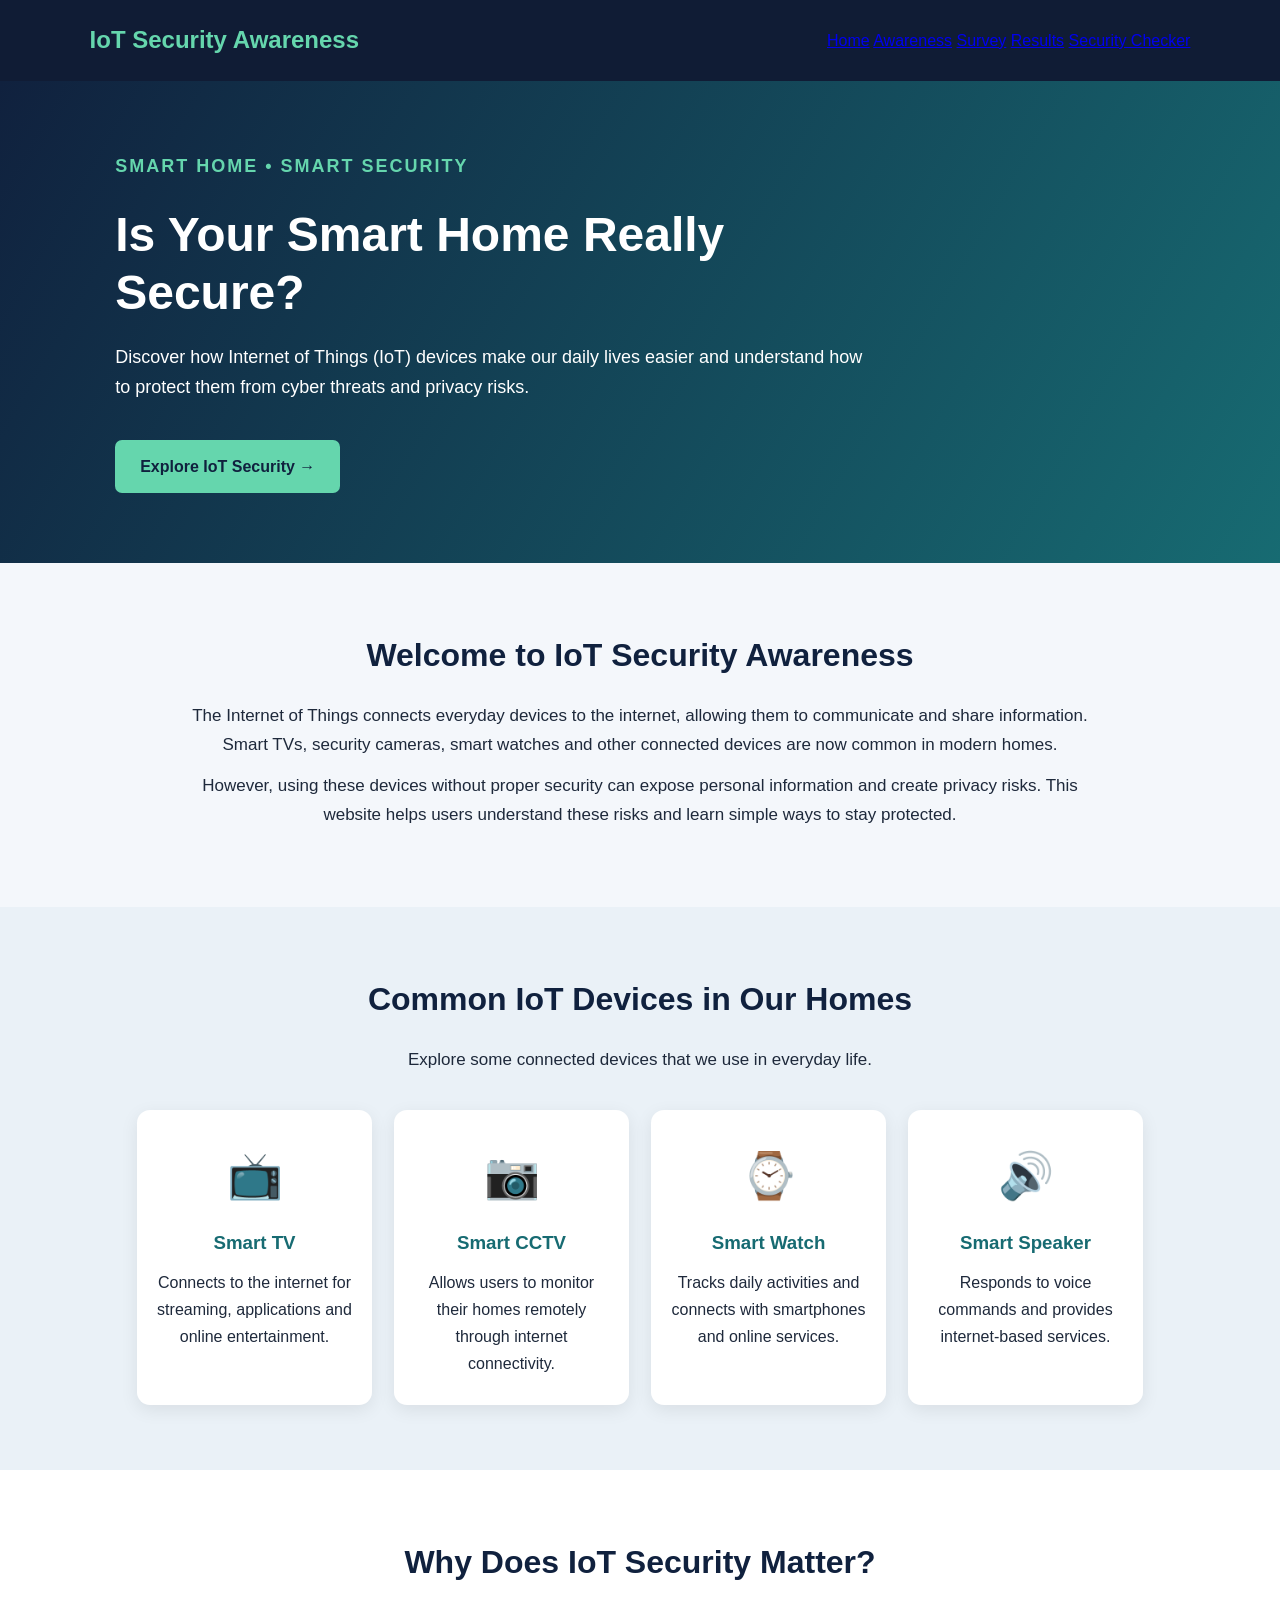
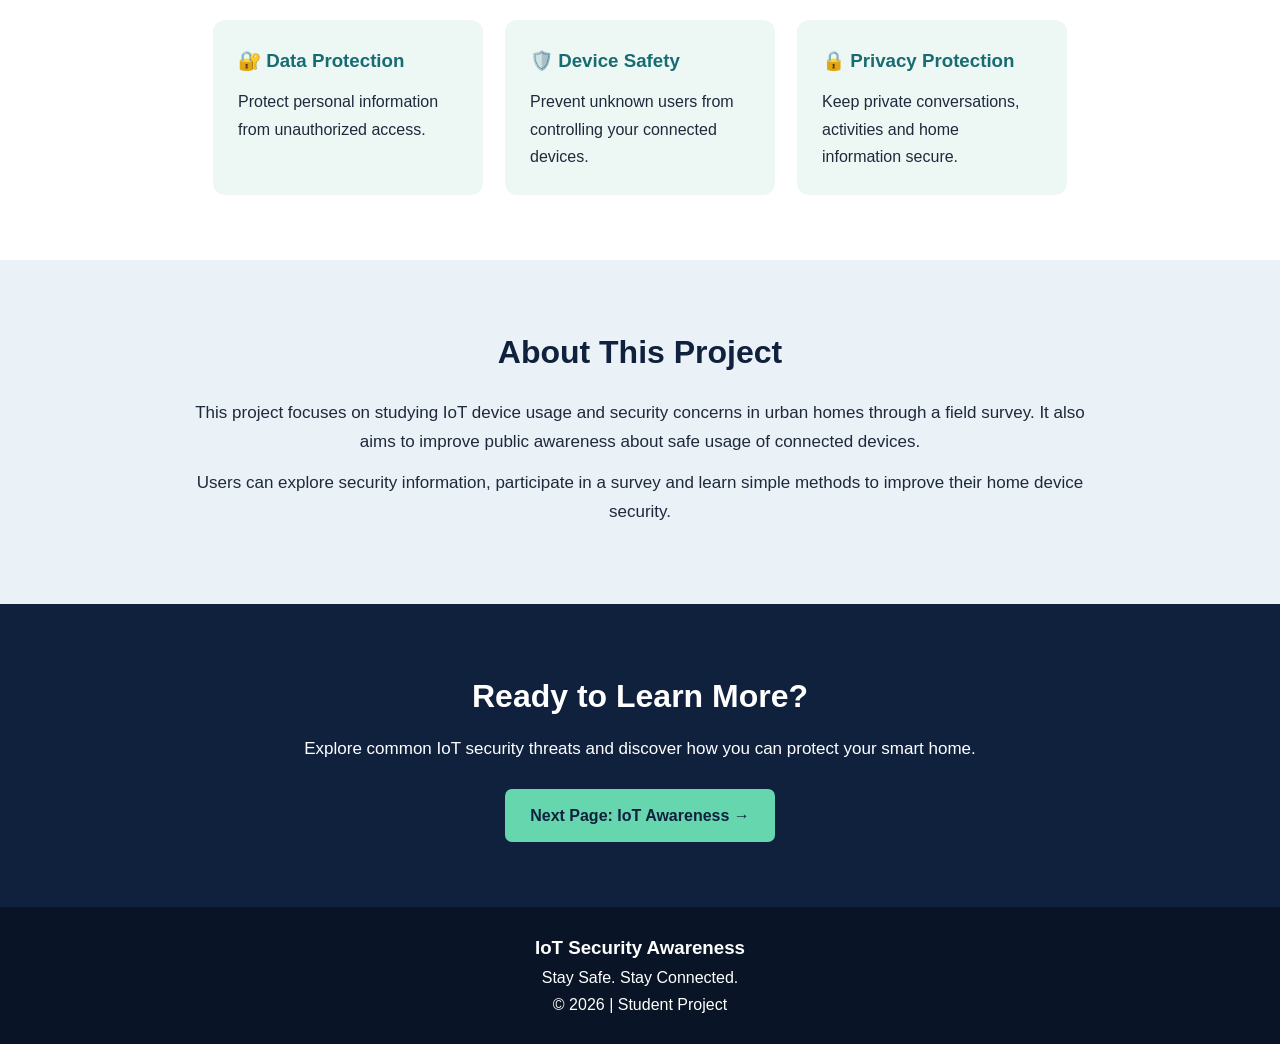
<file: index.html>
<!DOCTYPE html>
<html lang="en">
<head>
    <meta charset="UTF-8">
    <meta name="viewport" content="width=device-width, initial-scale=1.0">
    <title>IoT Security Awareness</title>
    <link rel="stylesheet" href="style.css">
</head>

<body>

    <!-- NAVIGATION BAR -->
   <nav class="navbar">
    <h2>IoT Security Awareness</h2>

    <div>
        <a href="index.html">Home</a>
        <a href="awareness.html">Awareness</a>
        <a href="survey.html">Survey</a>
        <a href="results.html">Results</a>
        <a href="checker.html">Security Checker</a>
    </div>
</nav>

    <!-- HERO SECTION -->
    <section class="hero">

        <div class="hero-content">
            <p class="tag">SMART HOME • SMART SECURITY</p>

            <h1>Is Your Smart Home Really Secure?</h1>

            <p>
                Discover how Internet of Things (IoT) devices
                make our daily lives easier and understand how
                to protect them from cyber threats and privacy risks.
            </p>

            <a href="awareness.html" class="main-btn">
                Explore IoT Security →
            </a>
        </div>

    </section>


    <!-- INTRODUCTION -->
    <section class="section">

        <h2>Welcome to IoT Security Awareness</h2>

        <p>
            The Internet of Things connects everyday devices
            to the internet, allowing them to communicate and
            share information. Smart TVs, security cameras,
            smart watches and other connected devices are now
            common in modern homes.
        </p>

        <p>
            However, using these devices without proper security
            can expose personal information and create privacy risks.
            This website helps users understand these risks and
            learn simple ways to stay protected.
        </p>

    </section>


    <!-- COMMON IOT DEVICES -->
    <section class="section devices">

        <h2>Common IoT Devices in Our Homes</h2>

        <p>Explore some connected devices that we use in everyday life.</p>

        <div class="card-container">

            <div class="card">
                <div class="device-icon">📺</div>
                <h3>Smart TV</h3>
                <p>
                    Connects to the internet for streaming,
                    applications and online entertainment.
                </p>
            </div>

            <div class="card">
                <div class="device-icon">📷</div>
                <h3>Smart CCTV</h3>
                <p>
                    Allows users to monitor their homes
                    remotely through internet connectivity.
                </p>
            </div>

            <div class="card">
                <div class="device-icon">⌚</div>
                <h3>Smart Watch</h3>
                <p>
                    Tracks daily activities and connects
                    with smartphones and online services.
                </p>
            </div>

            <div class="card">
                <div class="device-icon">🔊</div>
                <h3>Smart Speaker</h3>
                <p>
                    Responds to voice commands and
                    provides internet-based services.
                </p>
            </div>

        </div>

    </section>


    <!-- WHY SECURITY MATTERS -->
    <section class="section security">

        <h2>Why Does IoT Security Matter?</h2>

        <div class="info-container">

            <div class="info-card">
                <h3>🔐 Data Protection</h3>
                <p>
                    Protect personal information from
                    unauthorized access.
                </p>
            </div>

            <div class="info-card">
                <h3>🛡️ Device Safety</h3>
                <p>
                    Prevent unknown users from controlling
                    your connected devices.
                </p>
            </div>

            <div class="info-card">
                <h3>🔒 Privacy Protection</h3>
                <p>
                    Keep private conversations, activities
                    and home information secure.
                </p>
            </div>

        </div>

    </section>


    <!-- PROJECT OBJECTIVE -->
    <section class="section objective">

        <h2>About This Project</h2>

        <p>
            This project focuses on studying IoT device usage
            and security concerns in urban homes through a
            field survey. It also aims to improve public
            awareness about safe usage of connected devices.
        </p>

        <p>
            Users can explore security information, participate
            in a survey and learn simple methods to improve
            their home device security.
        </p>

    </section>


    <!-- NEXT PAGE -->
    <section class="next-section">

        <h2>Ready to Learn More?</h2>

        <p>
            Explore common IoT security threats and discover
            how you can protect your smart home.
        </p>

        <a href="awareness.html" class="next-btn">
            Next Page: IoT Awareness →
        </a>

    </section>

    <!-- FOOTER -->
    <footer>
        <h3>IoT Security Awareness</h3>
        <p>Stay Safe. Stay Connected.</p>
        <p>© 2026 | Student Project</p>
    </footer>
<script src="script.js"></script>
</body>
</html>
</file>
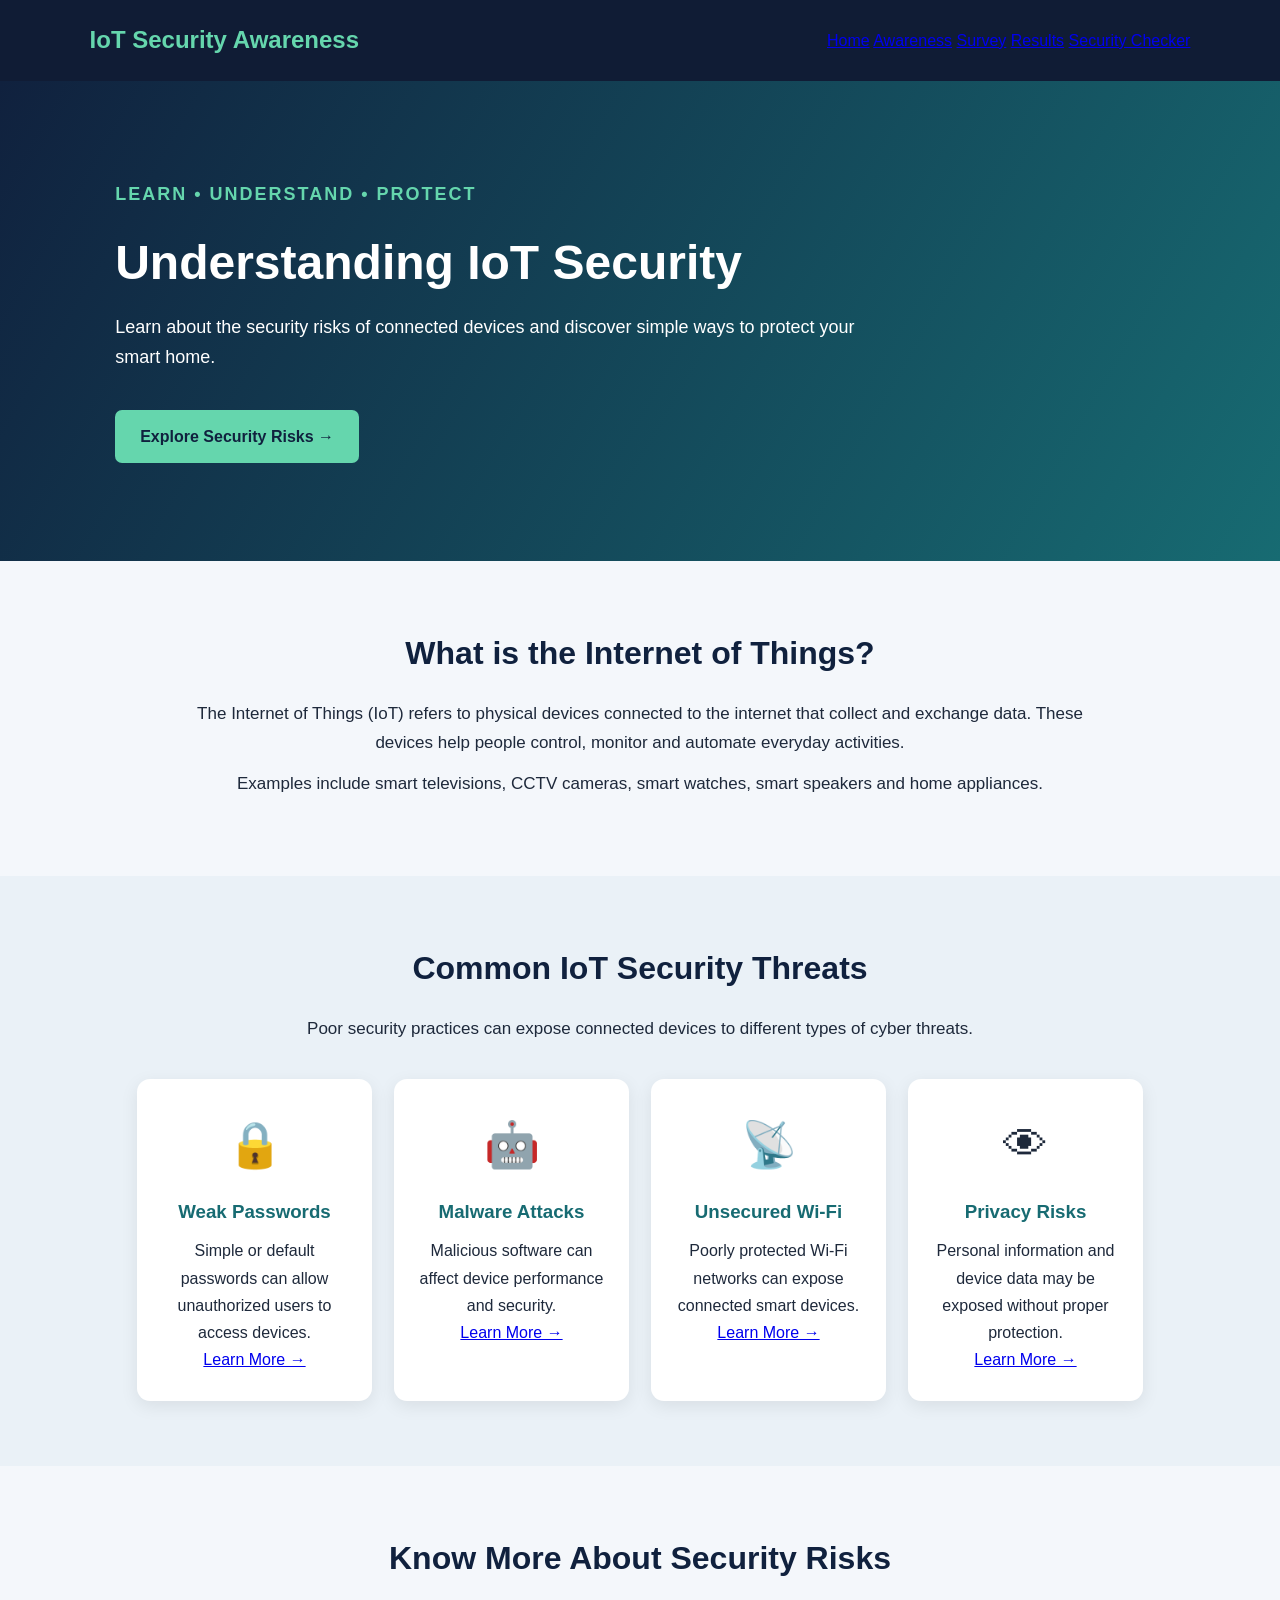
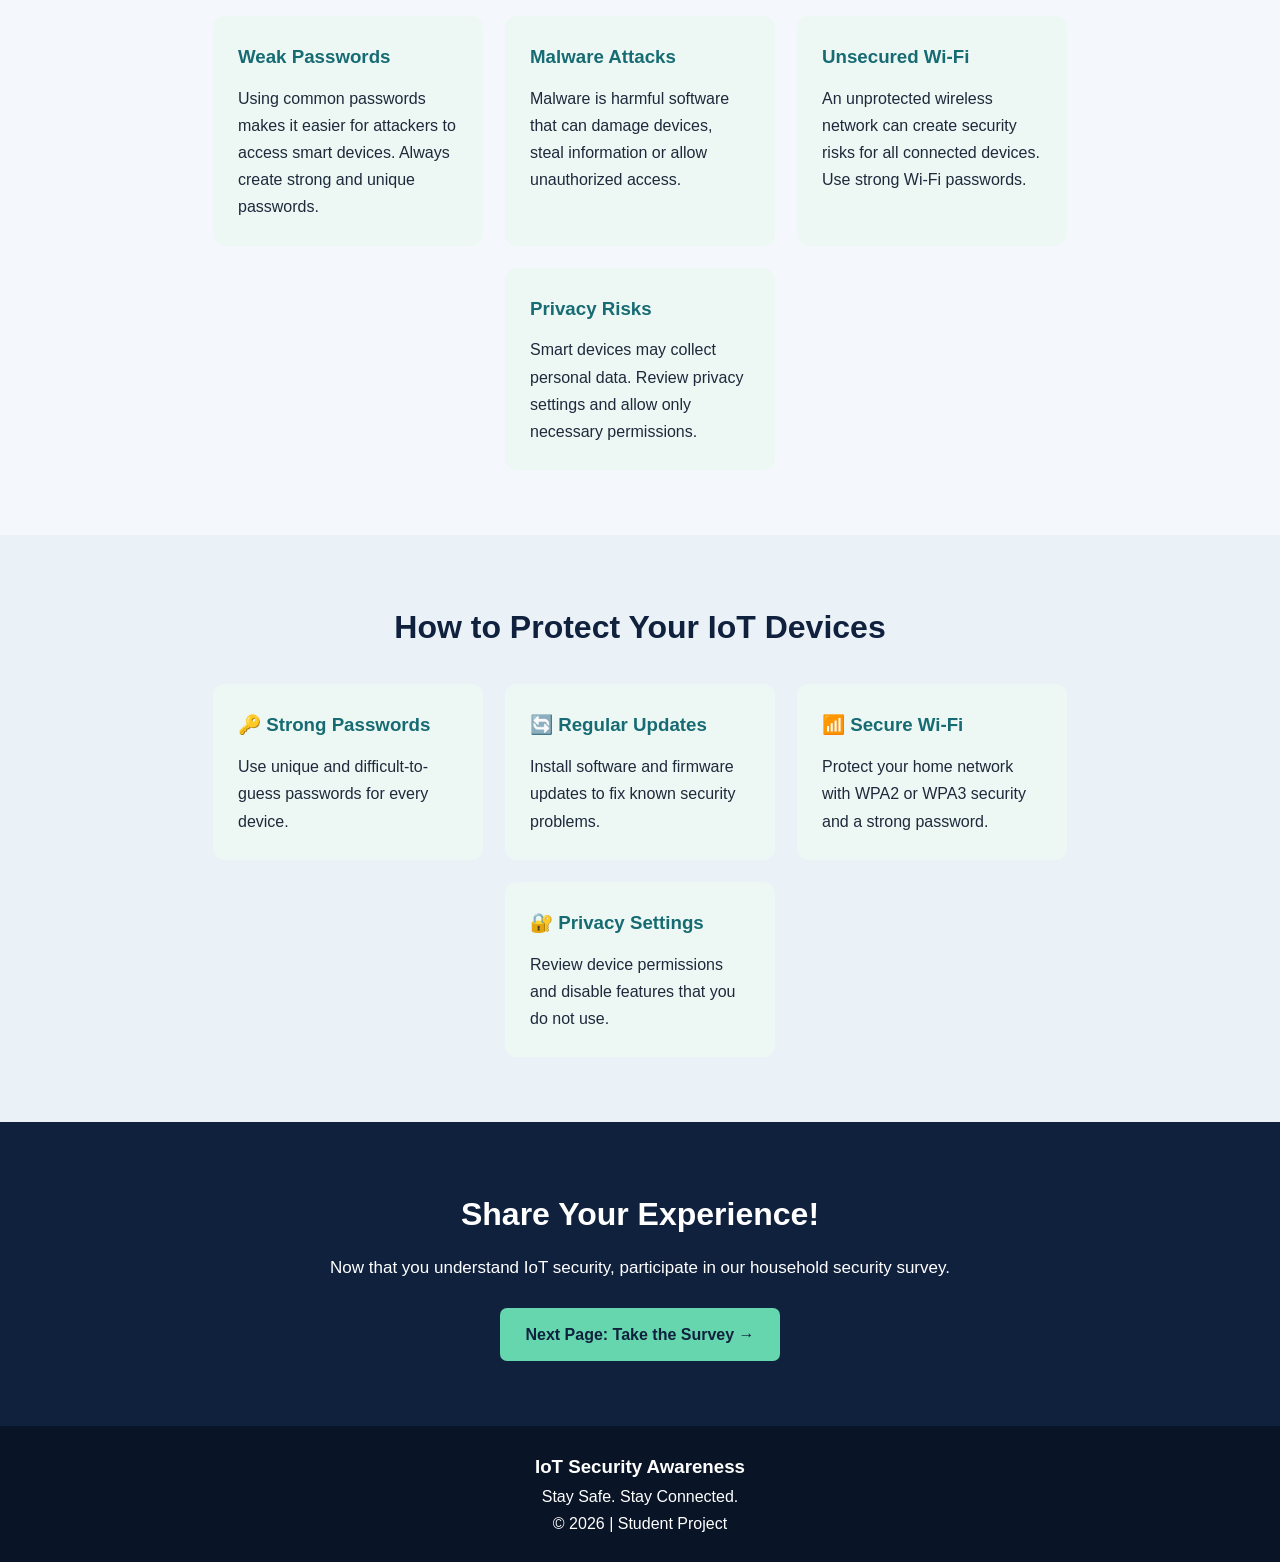
<file: awareness.html>
<!DOCTYPE html>
<html lang="en">
<head>
    <meta charset="UTF-8">
    <meta name="viewport" content="width=device-width, initial-scale=1.0">
    <title>IoT Security Awareness</title>
    <link rel="stylesheet" href="style.css">
</head>

<body>

    <!-- NAVBAR -->
   <nav class="navbar">
    <h2>IoT Security Awareness</h2>

    <div>
        <a href="index.html">Home</a>
        <a href="awareness.html">Awareness</a>
        <a href="survey.html">Survey</a>
        <a href="results.html">Results</a>
        <a href="checker.html">Security Checker</a>
    </div>
</nav>


    <!-- HERO -->
    <section class="hero awareness-hero">
        <div class="hero-content">

            <p class="tag">LEARN • UNDERSTAND • PROTECT</p>

            <h1>Understanding IoT Security</h1>

            <p>
                Learn about the security risks of connected devices
                and discover simple ways to protect your smart home.
            </p>

            <a href="#threats" class="main-btn">
                Explore Security Risks →
            </a>

        </div>
    </section>


    <!-- WHAT IS IOT -->
    <section class="section">

        <h2>What is the Internet of Things?</h2>

        <p>
            The Internet of Things (IoT) refers to physical devices
            connected to the internet that collect and exchange data.
            These devices help people control, monitor and automate
            everyday activities.
        </p>

        <p>
            Examples include smart televisions, CCTV cameras,
            smart watches, smart speakers and home appliances.
        </p>

    </section>


    <!-- SECURITY THREATS -->
    <section class="section devices" id="threats">

        <h2>Common IoT Security Threats</h2>

        <p>
            Poor security practices can expose connected devices
            to different types of cyber threats.
        </p>

        <div class="card-container">

            <div class="card">
                <div class="device-icon">&#128274;</div>
                <h3>Weak Passwords</h3>
                <p>
                    Simple or default passwords can allow
                    unauthorized users to access devices.
                </p>
                <a href="#password" class="learn-link">Learn More →</a>
            </div>

            <div class="card">
                <div class="device-icon">&#129302;</div>
                <h3>Malware Attacks</h3>
                <p>
                    Malicious software can affect device
                    performance and security.
                </p>
                <a href="#malware" class="learn-link">Learn More →</a>
            </div>

            <div class="card">
                <div class="device-icon">&#128225;</div>
                <h3>Unsecured Wi-Fi</h3>
                <p>
                    Poorly protected Wi-Fi networks can
                    expose connected smart devices.
                </p>
                <a href="#wifi" class="learn-link">Learn More →</a>
            </div>

            <div class="card">
                <div class="device-icon">&#128065;</div>
                <h3>Privacy Risks</h3>
                <p>
                    Personal information and device data
                    may be exposed without proper protection.
                </p>
                <a href="#privacy" class="learn-link">Learn More →</a>
            </div>

        </div>

    </section>


    <!-- LEARN MORE INFORMATION -->
    <section class="section">

        <h2>Know More About Security Risks</h2>

        <div class="info-container">

            <div class="info-card" id="password">
                <h3>Weak Passwords</h3>
                <p>
                    Using common passwords makes it easier
                    for attackers to access smart devices.
                    Always create strong and unique passwords.
                </p>
            </div>

            <div class="info-card" id="malware">
                <h3>Malware Attacks</h3>
                <p>
                    Malware is harmful software that can
                    damage devices, steal information or
                    allow unauthorized access.
                </p>
            </div>

            <div class="info-card" id="wifi">
                <h3>Unsecured Wi-Fi</h3>
                <p>
                    An unprotected wireless network can
                    create security risks for all connected
                    devices. Use strong Wi-Fi passwords.
                </p>
            </div>

            <div class="info-card" id="privacy">
                <h3>Privacy Risks</h3>
                <p>
                    Smart devices may collect personal data.
                    Review privacy settings and allow only
                    necessary permissions.
                </p>
            </div>

        </div>

    </section>


    <!-- PROTECTION TIPS -->
    <section class="section objective">

        <h2>How to Protect Your IoT Devices</h2>

        <div class="info-container">

            <div class="info-card">
                <h3>&#128273; Strong Passwords</h3>
                <p>
                    Use unique and difficult-to-guess
                    passwords for every device.
                </p>
            </div>

            <div class="info-card">
                <h3>&#128260; Regular Updates</h3>
                <p>
                    Install software and firmware updates
                    to fix known security problems.
                </p>
            </div>

            <div class="info-card">
                <h3>&#128246; Secure Wi-Fi</h3>
                <p>
                    Protect your home network with
                    WPA2 or WPA3 security and a strong password.
                </p>
            </div>

            <div class="info-card">
                <h3>&#128272; Privacy Settings</h3>
                <p>
                    Review device permissions and disable
                    features that you do not use.
                </p>
            </div>

        </div>

    </section>


    <!-- NEXT PAGE -->
    <section class="next-section">

        <h2>Share Your Experience!</h2>

        <p>
            Now that you understand IoT security,
            participate in our household security survey.
        </p>

        <a href="survey.html" class="next-btn">
            Next Page: Take the Survey →
        </a>

    </section>


    <!-- FOOTER -->
    <footer>
        <h3>IoT Security Awareness</h3>
        <p>Stay Safe. Stay Connected.</p>
        <p>© 2026 | Student Project</p>
    </footer>

</body>
</html>
</file>
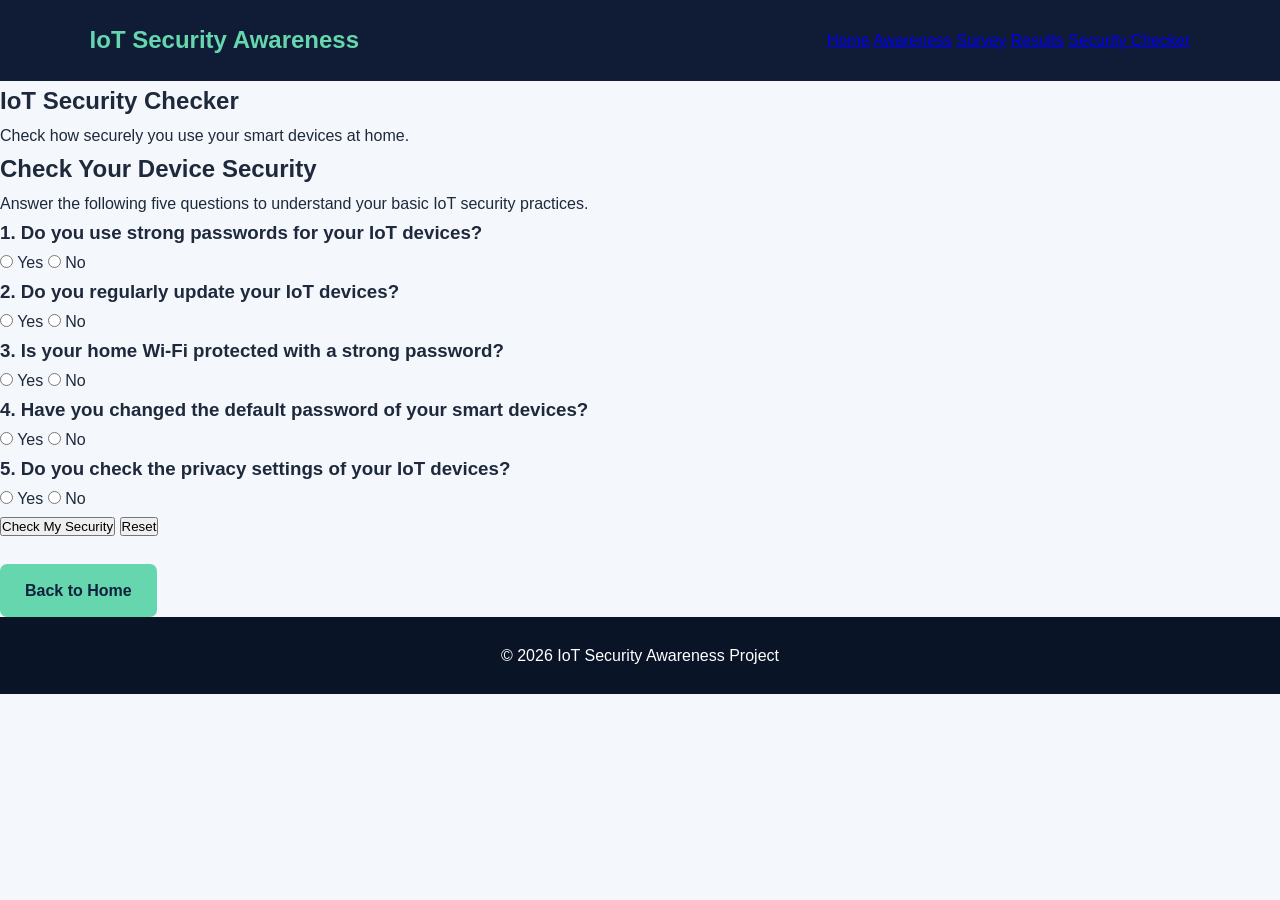
<file: checker.html>
<!DOCTYPE html>
<html lang="en">
<head>
    <meta charset="UTF-8">
    <meta name="viewport" content="width=device-width, initial-scale=1.0">
    <title>IoT Security Checker</title>
    <link rel="stylesheet" href="style.css">
</head>

<body>

    <!-- Navigation -->
   <nav class="navbar">
    <h2>IoT Security Awareness</h2>

    <div>
        <a href="index.html">Home</a>
        <a href="awareness.html">Awareness</a>
        <a href="survey.html">Survey</a>
        <a href="results.html">Results</a>
        <a href="checker.html">Security Checker</a>
    </div>
</nav>
    <!-- Hero Section -->
    <section class="awareness-hero">
        <h1>IoT Security Checker</h1>
        <p>Check how securely you use your smart devices at home.</p>
    </section>

    <!-- Checker Section -->
    <section class="checker-box">

        <h2>Check Your Device Security</h2>

        <p>
            Answer the following five questions to understand
            your basic IoT security practices.
        </p>

        <form id="securityChecker">

            <!-- Question 1 -->
            <div class="checker-question">
                <h3>1. Do you use strong passwords for your IoT devices?</h3>

                <label>
                    <input type="radio" name="c1" value="Yes">
                    Yes
                </label>

                <label>
                    <input type="radio" name="c1" value="No">
                    No
                </label>
            </div>

            <!-- Question 2 -->
            <div class="checker-question">
                <h3>2. Do you regularly update your IoT devices?</h3>

                <label>
                    <input type="radio" name="c2" value="Yes">
                    Yes
                </label>

                <label>
                    <input type="radio" name="c2" value="No">
                    No
                </label>
            </div>

            <!-- Question 3 -->
            <div class="checker-question">
                <h3>3. Is your home Wi-Fi protected with a strong password?</h3>

                <label>
                    <input type="radio" name="c3" value="Yes">
                    Yes
                </label>

                <label>
                    <input type="radio" name="c3" value="No">
                    No
                </label>
            </div>

            <!-- Question 4 -->
            <div class="checker-question">
                <h3>4. Have you changed the default password of your smart devices?</h3>

                <label>
                    <input type="radio" name="c4" value="Yes">
                    Yes
                </label>

                <label>
                    <input type="radio" name="c4" value="No">
                    No
                </label>
            </div>

            <!-- Question 5 -->
            <div class="checker-question">
                <h3>5. Do you check the privacy settings of your IoT devices?</h3>

                <label>
                    <input type="radio" name="c5" value="Yes">
                    Yes
                </label>

                <label>
                    <input type="radio" name="c5" value="No">
                    No
                </label>
            </div>

            <button type="submit" class="survey-submit">
                Check My Security
            </button>

            <button type="reset" class="reset-btn">
                Reset
            </button>

        </form>

        <!-- Result -->
        <div id="checkerResult"></div>

    </section>

    <!-- Back to Home -->
    <div class="next-page">
        <a href="index.html" class="next-btn">Back to Home</a>
    </div>

    <!-- Footer -->
    <footer>
        <p>© 2026 IoT Security Awareness Project</p>
    </footer>

    <script src="script.js"></script>

</body>
</html>
</file>
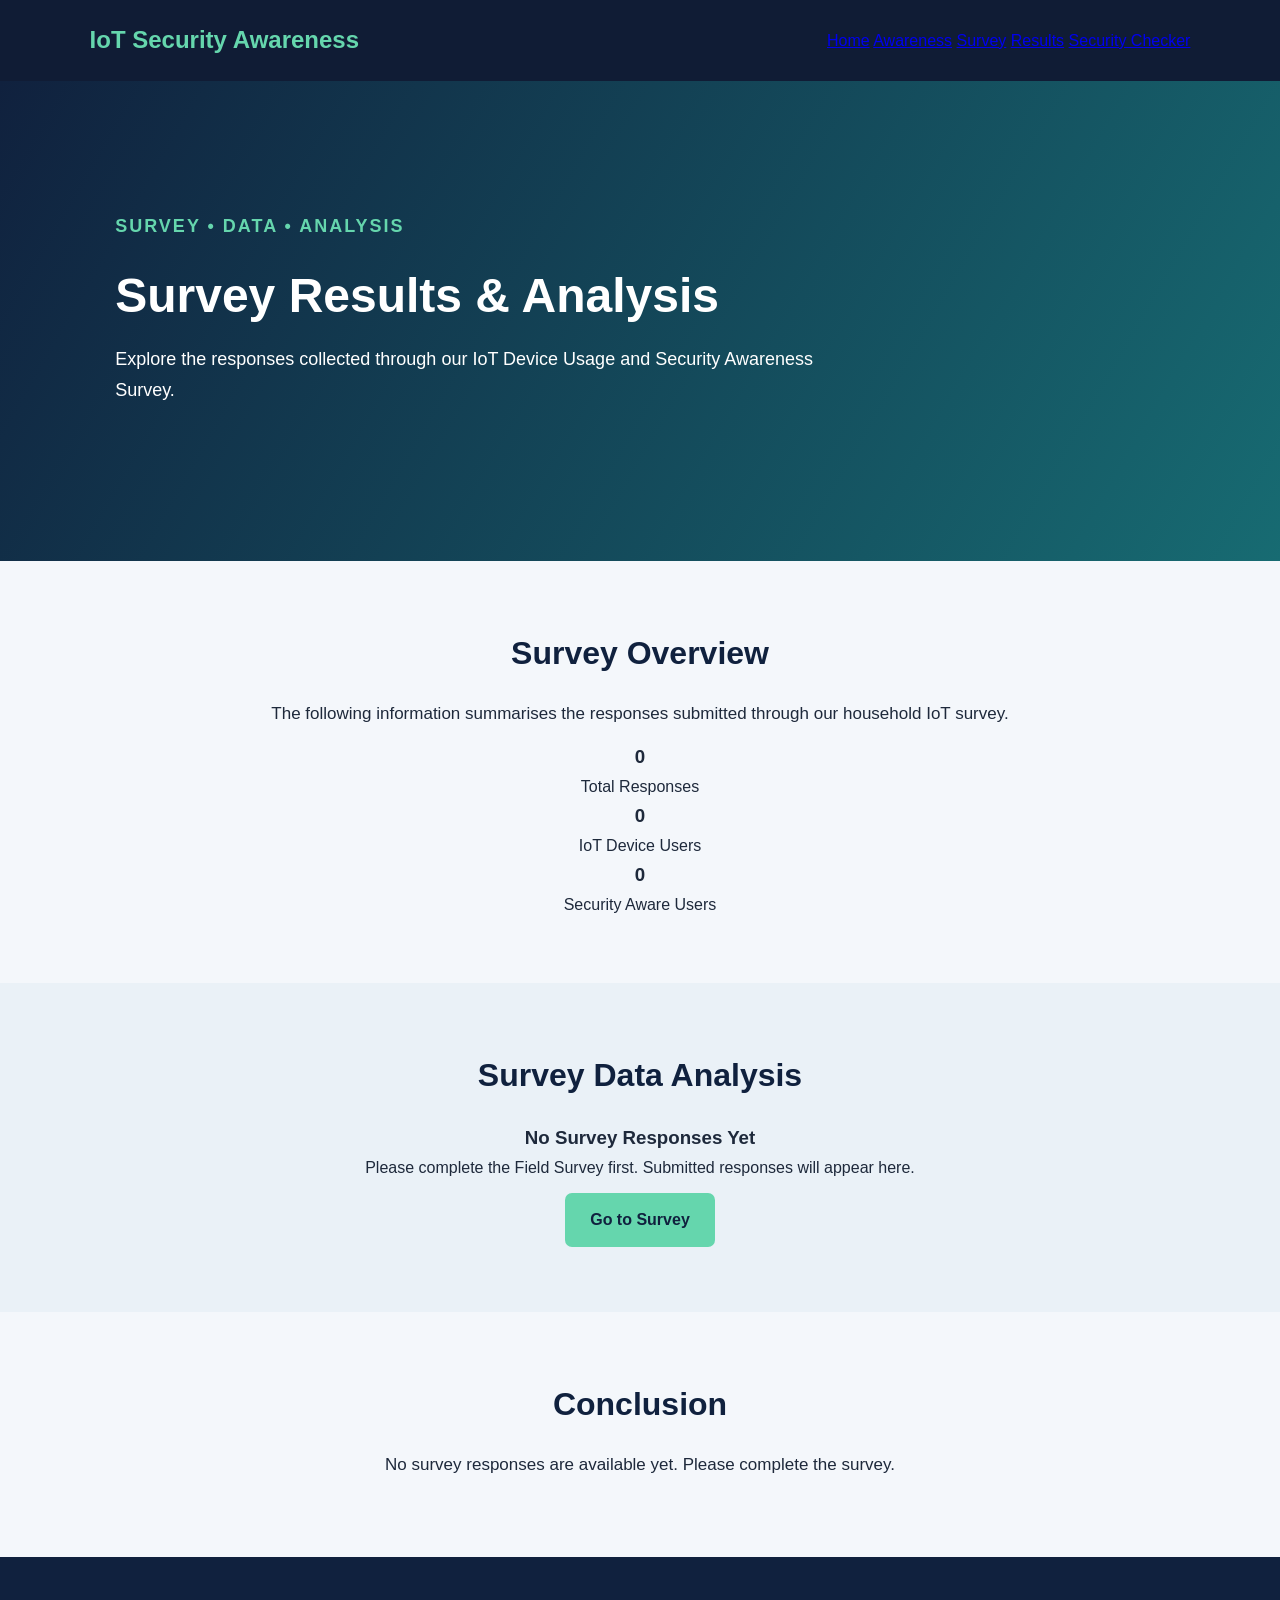
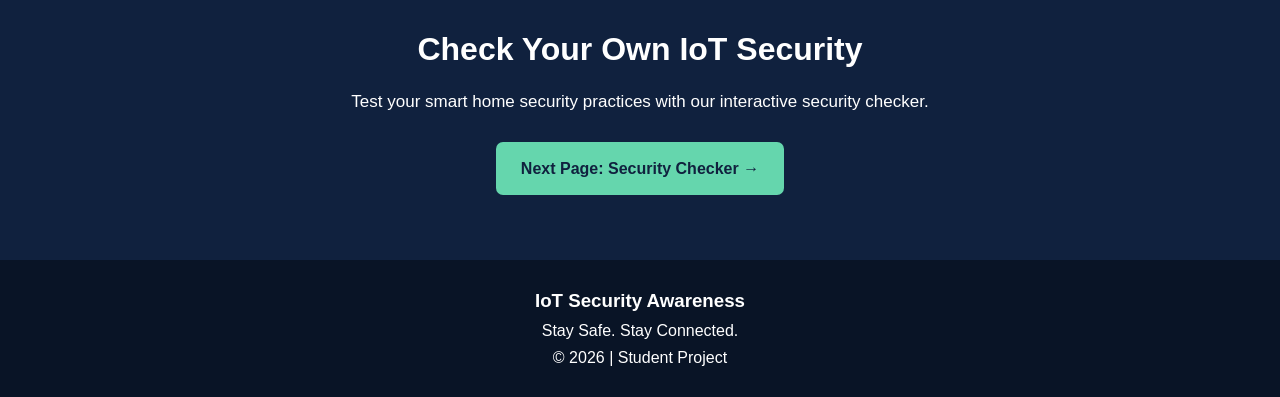
<file: results.html>
<!DOCTYPE html>
<html lang="en">
<head>
    <meta charset="UTF-8">
    <meta name="viewport" content="width=device-width, initial-scale=1.0">
    <title>IoT Survey Results</title>
    <link rel="stylesheet" href="style.css">
</head>

<body>

    <nav class="navbar">
    <h2>IoT Security Awareness</h2>

    <div>
        <a href="index.html">Home</a>
        <a href="awareness.html">Awareness</a>
        <a href="survey.html">Survey</a>
        <a href="results.html">Results</a>
        <a href="checker.html">Security Checker</a>
    </div>
</nav>

    <section class="hero awareness-hero">
        <div class="hero-content">
            <p class="tag">SURVEY • DATA • ANALYSIS</p>
            <h1>Survey Results & Analysis</h1>
            <p>
                Explore the responses collected through our
                IoT Device Usage and Security Awareness Survey.
            </p>
        </div>
    </section>

    <section class="section">
        <h2>Survey Overview</h2>
        <p>
            The following information summarises the responses
            submitted through our household IoT survey.
        </p>

        <div class="result-summary">
            <div class="result-card">
                <h3 id="totalResponses">0</h3>
                <p>Total Responses</p>
            </div>

            <div class="result-card">
                <h3 id="deviceUsers">0</h3>
                <p>IoT Device Users</p>
            </div>

            <div class="result-card">
                <h3 id="awareUsers">0</h3>
                <p>Security Aware Users</p>
            </div>
        </div>
    </section>

    <section class="section devices">
        <h2>Survey Data Analysis</h2>

        <div class="chart-box">
            <h3>1. Most Used IoT Devices</h3>
            <div id="deviceChart"></div>
        </div>

        <div class="chart-box">
            <h3>2. Regular Device Updates</h3>
            <div id="updateChart"></div>
        </div>

        <div class="chart-box">
            <h3>3. Awareness of IoT Security Risks</h3>
            <div id="awarenessChart"></div>
        </div>

        <div class="chart-box">
            <h3>4. Strong Password Practices</h3>
            <div id="passwordChart"></div>
        </div>

        <div id="noData" class="no-data">
            <h3>No Survey Responses Yet</h3>
            <p>
                Please complete the Field Survey first.
                Submitted responses will appear here.
            </p>
            <a href="survey.html" class="main-btn">
                Go to Survey
            </a>
        </div>
    </section>

    <section class="section">
        <h2>Conclusion</h2>
        <p id="resultConclusion">
            Complete the survey to view the analysis.
        </p>
    </section>

    <section class="next-section">
        <h2>Check Your Own IoT Security</h2>
        <p>
            Test your smart home security practices
            with our interactive security checker.
        </p>

        <a href="checker.html" class="next-btn">
            Next Page: Security Checker →
        </a>
    </section>

    <footer>
        <h3>IoT Security Awareness</h3>
        <p>Stay Safe. Stay Connected.</p>
        <p>© 2026 | Student Project</p>
    </footer>

    <script src="script.js"></script>

</body>
</html>
</file>
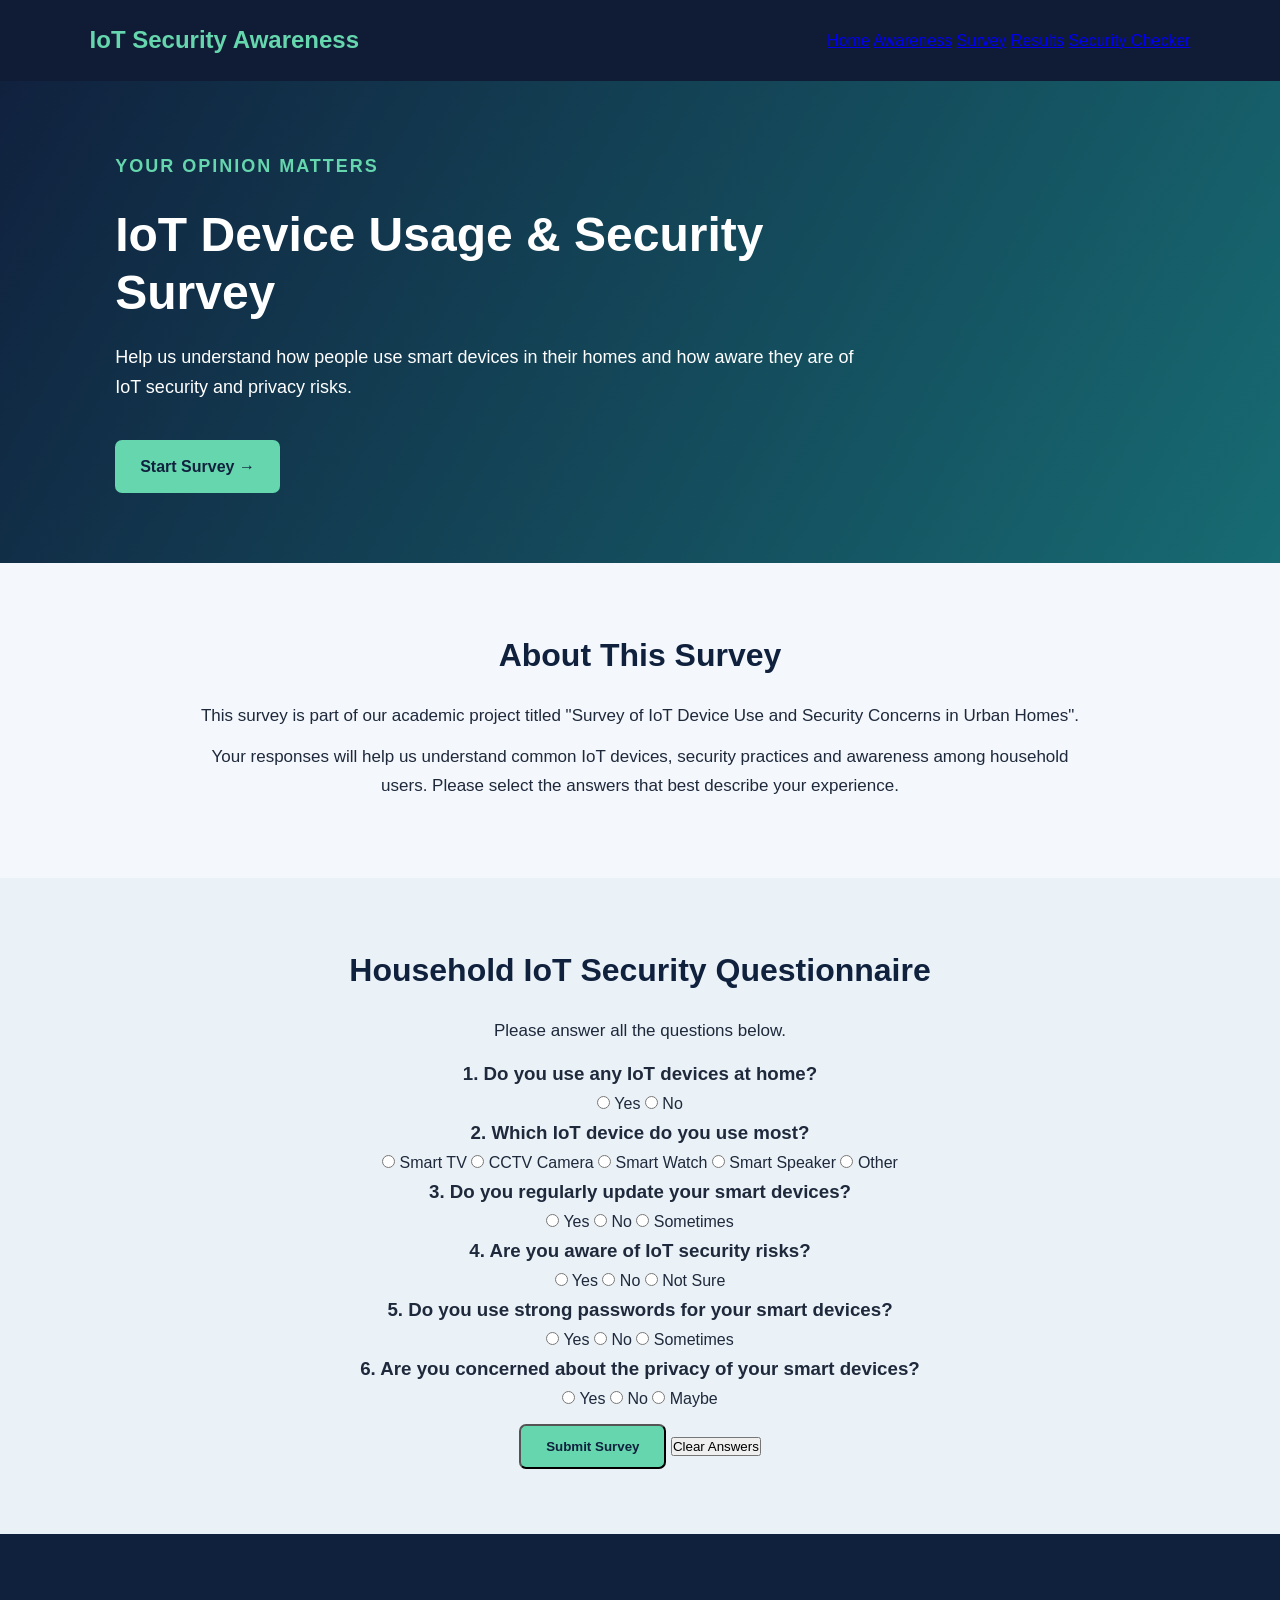
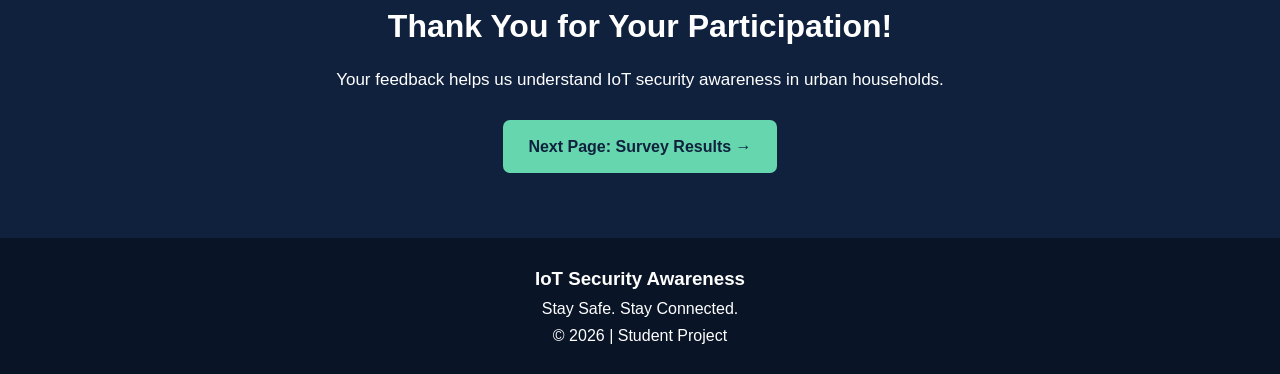
<file: survey.html>
<!DOCTYPE html>
<html lang="en">
<head>
    <meta charset="UTF-8">
    <meta name="viewport" content="width=device-width, initial-scale=1.0">
    <title>IoT Security Survey</title>
    <link rel="stylesheet" href="style.css">
</head>

<body>

    <!-- NAVBAR -->
  <nav class="navbar">
    <h2>IoT Security Awareness</h2>

    <div>
        <a href="index.html">Home</a>
        <a href="awareness.html">Awareness</a>
        <a href="survey.html">Survey</a>
        <a href="results.html">Results</a>
        <a href="checker.html">Security Checker</a>
    </div>
</nav>


    <!-- HERO -->
    <section class="hero awareness-hero">
        <div class="hero-content">

            <p class="tag">YOUR OPINION MATTERS</p>

            <h1>IoT Device Usage & Security Survey</h1>

            <p>
                Help us understand how people use smart devices
                in their homes and how aware they are of IoT
                security and privacy risks.
            </p>

            <a href="#survey-form" class="main-btn">
                Start Survey →
            </a>

        </div>
    </section>


    <!-- SURVEY INTRODUCTION -->
    <section class="section">

        <h2>About This Survey</h2>

        <p>
            This survey is part of our academic project titled
            "Survey of IoT Device Use and Security Concerns in
            Urban Homes".
        </p>

        <p>
            Your responses will help us understand common IoT
            devices, security practices and awareness among
            household users. Please select the answers that
            best describe your experience.
        </p>

    </section>


    <!-- SURVEY FORM -->
    <section class="section devices" id="survey-form">

        <h2>Household IoT Security Questionnaire</h2>

        <p>Please answer all the questions below.</p>

        <form class="survey-box" id="iotSurvey">

            <!-- QUESTION 1 -->
            <div class="survey-question">
                <h3>1. Do you use any IoT devices at home?</h3>

                <label>
                    <input type="radio" name="s1" value="Yes" required>
                    Yes
                </label>

                <label>
                    <input type="radio" name="s1" value="No">
                    No
                </label>
            </div>


            <!-- QUESTION 2 -->
            <div class="survey-question">
                <h3>2. Which IoT device do you use most?</h3>

                <label>
                    <input type="radio" name="s2" value="Smart TV" required>
                    Smart TV
                </label>

                <label>
                    <input type="radio" name="s2" value="CCTV Camera">
                    CCTV Camera
                </label>

                <label>
                    <input type="radio" name="s2" value="Smart Watch">
                    Smart Watch
                </label>

                <label>
                    <input type="radio" name="s2" value="Smart Speaker">
                    Smart Speaker
                </label>

                <label>
                    <input type="radio" name="s2" value="Other">
                    Other
                </label>
            </div>


            <!-- QUESTION 3 -->
            <div class="survey-question">
                <h3>3. Do you regularly update your smart devices?</h3>

                <label>
                    <input type="radio" name="s3" value="Yes" required>
                    Yes
                </label>

                <label>
                    <input type="radio" name="s3" value="No">
                    No
                </label>

                <label>
                    <input type="radio" name="s3" value="Sometimes">
                    Sometimes
                </label>
            </div>


            <!-- QUESTION 4 -->
            <div class="survey-question">
                <h3>4. Are you aware of IoT security risks?</h3>

                <label>
                    <input type="radio" name="s4" value="Yes" required>
                    Yes
                </label>

                <label>
                    <input type="radio" name="s4" value="No">
                    No
                </label>

                <label>
                    <input type="radio" name="s4" value="Not Sure">
                    Not Sure
                </label>
            </div>


            <!-- QUESTION 5 -->
            <div class="survey-question">
                <h3>5. Do you use strong passwords for your smart devices?</h3>

                <label>
                    <input type="radio" name="s5" value="Yes" required>
                    Yes
                </label>

                <label>
                    <input type="radio" name="s5" value="No">
                    No
                </label>

                <label>
                    <input type="radio" name="s5" value="Sometimes">
                    Sometimes
                </label>
            </div>


            <!-- QUESTION 6 -->
            <div class="survey-question">
                <h3>6. Are you concerned about the privacy of your smart devices?</h3>

                <label>
                    <input type="radio" name="s6" value="Yes" required>
                    Yes
                </label>

                <label>
                    <input type="radio" name="s6" value="No">
                    No
                </label>

                <label>
                    <input type="radio" name="s6" value="Maybe">
                    Maybe
                </label>
            </div>


            <!-- SUBMIT -->
            <div class="survey-submit">
                <button type="submit" class="main-btn">
                    Submit Survey
                </button>

                <button type="reset" class="reset-btn">
                    Clear Answers
                </button>
            </div>

        </form>

        <div id="surveyMessage"></div>

    </section>


    <!-- NEXT PAGE -->
    <section class="next-section">

        <h2>Thank You for Your Participation!</h2>

        <p>
            Your feedback helps us understand IoT security
            awareness in urban households.
        </p>

        <a href="results.html" class="next-btn">
            Next Page: Survey Results →
        </a>

    </section>


    <!-- FOOTER -->
    <footer>
        <h3>IoT Security Awareness</h3>
        <p>Stay Safe. Stay Connected.</p>
        <p>© 2026 | Student Project</p>
    </footer>


    <script src="script.js"></script>

</body>
</html>
</file>
<file: style.css>
* {
    margin: 0;
    padding: 0;
    box-sizing: border-box;
}

html {
    scroll-behavior: smooth;
}

body {
    font-family: Arial, sans-serif;
    background: #f4f7fb;
    color: #1e293b;
    line-height: 1.7;
}

/* NAVBAR */

.navbar {
    background: #101c35;
    color: white;
    padding: 20px 7%;
    display: flex;
    justify-content: space-between;
    align-items: center;
    flex-wrap: wrap;
    gap: 15px;
}

.navbar h2 {
    color: #65d6ad;
}

.nav-links a {
    color: white;
    text-decoration: none;
    margin-left: 22px;
    font-size: 16px;
}

.nav-links a:hover {
    color: #65d6ad;
}

/* HERO */

.hero {
    min-height: 480px;
    display: flex;
    align-items: center;
    padding: 70px 9%;
    background: linear-gradient(120deg, #10213e, #176b72);
    color: white;
}

.hero-content {
    max-width: 750px;
}

.tag {
    color: #65d6ad;
    font-weight: bold;
    letter-spacing: 2px;
    margin-bottom: 15px;
}

.hero h1 {
    font-size: 48px;
    line-height: 1.2;
    margin-bottom: 20px;
}

.hero p {
    font-size: 18px;
    margin-bottom: 25px;
}

.main-btn,
.next-btn {
    display: inline-block;
    background: #65d6ad;
    color: #10213e;
    text-decoration: none;
    padding: 13px 25px;
    border-radius: 7px;
    font-weight: bold;
    margin-top: 12px;
}

.main-btn:hover,
.next-btn:hover {
    background: #ffffff;
}

/* COMMON SECTIONS */

.section {
    padding: 65px 8%;
    text-align: center;
}

.section h2 {
    font-size: 32px;
    margin-bottom: 20px;
    color: #10213e;
}

.section > p {
    max-width: 900px;
    margin: 12px auto;
    font-size: 17px;
}

/* DEVICE CARDS */

.devices {
    background: #eaf1f7;
}

.card-container {
    display: flex;
    justify-content: center;
    flex-wrap: wrap;
    gap: 22px;
    margin-top: 35px;
}

.card {
    background: white;
    width: 235px;
    padding: 28px 20px;
    border-radius: 13px;
    box-shadow: 0 5px 18px rgba(0,0,0,0.08);
    transition: 0.3s;
}

.card:hover {
    transform: translateY(-7px);
}

.device-icon {
    font-size: 45px;
    margin-bottom: 12px;
}

.card h3 {
    color: #176b72;
    margin-bottom: 10px;
}

/* SECURITY INFORMATION */

.security {
    background: white;
}

.info-container {
    display: flex;
    justify-content: center;
    flex-wrap: wrap;
    gap: 22px;
    margin-top: 30px;
}

.info-card {
    background: #edf8f5;
    width: 270px;
    padding: 25px;
    border-radius: 12px;
    text-align: left;
}

.info-card h3 {
    color: #176b72;
    margin-bottom: 12px;
}

/* PROJECT OBJECTIVE */

.objective {
    background: #eaf1f7;
}

/* NEXT PAGE */

.next-section {
    background: #10213e;
    color: white;
    text-align: center;
    padding: 65px 20px;
}

.next-section h2 {
    font-size: 32px;
    margin-bottom: 12px;
}

.next-section p {
    font-size: 17px;
}

.next-btn {
    margin-top: 25px;
}

/* FOOTER */

footer {
    background: #091426;
    color: white;
    text-align: center;
    padding: 25px;
}

/* MOBILE RESPONSIVE */

@media (max-width: 700px) {

    .navbar {
        flex-direction: column;
        text-align: center;
    }

    .nav-links a {
        display: inline-block;
        margin: 5px 8px;
        font-size: 14px;
    }

    .hero {
        min-height: 400px;
        padding: 55px 7%;
    }

    .hero h1 {
        font-size: 34px;
    }

    .hero p {
        font-size: 16px;
    }

    .section {
        padding: 45px 6%;
    }

    .section h2 {
        font-size: 26px;
    }

    .card {
        width: 100%;
        max-width: 320px;
    }

    .info-card {
        width: 100%;
    }
/* AWARENESS PAGE */

.awareness-hero {
    background: linear-gradient(120deg, #123047, #168078);
}

.learn-link {
    display: inline-block;
    margin-top: 15px;
    color: #087e75;
    font-weight: bold;
    text-decoration: none;
}

.learn-link:hover {
    color: #10213e;
    text-decoration: underline;
}

.info-card {
    scroll-margin-top: 30px;
/* SURVEY PAGE */

.survey-box {
    max-width: 850px;
    margin: 35px auto;
    padding: 35px;
    background: white;
    border-radius: 15px;
    box-shadow: 0 5px 18px rgba(0,0,0,0.08);
    text-align: left;
}

.survey-question {
    padding: 22px 10px;
    border-bottom: 1px solid #e2e8f0;
}

.survey-question h3 {
    color: #10213e;
    margin-bottom: 15px;
}

.survey-question label {
    display: inline-block;
    margin: 8px 20px 8px 0;
    cursor: pointer;
}

.survey-question input {
    margin-right: 7px;
    accent-color: #168078;
}

.survey-submit {
    text-align: center;
    margin-top: 30px;
}

.reset-btn {
    padding: 13px 25px;
    background: #e2e8f0;
    color: #10213e;
    border: none;
    border-radius: 7px;
    cursor: pointer;
    margin: 8px;
    font-size: 15px;
}

#surveyMessage {
    max-width: 850px;
    margin: 20px auto;
    padding: 20px;
    background: #dff7ec;
    color: #14532d;
    border-radius: 10px;
    text-align: center;
}

@media (max-width: 700px) {
    .survey-box {
        padding: 18px;
    }

    .survey-question label {
        display: block;
    }
<!DOCTYPE html>
<html lang="en">
<head>
    <meta charset="UTF-8">
    <meta name="viewport" content="width=device-width, initial-scale=1.0">
    <title>IoT Survey Results</title>
    <link rel="stylesheet" href="style.css">
</head>

<body>

    <nav class="navbar">
        <h2>IoT SecureHome</h2>
        <div class="nav-links">
            <a href="index.html">Home</a>
            <a href="awareness.html">Awareness</a>
            <a href="survey.html">Survey</a>
        </div>
    </nav>

    <section class="hero awareness-hero">
        <div class="hero-content">
            <p class="tag">SURVEY • DATA • ANALYSIS</p>
            <h1>Survey Results & Analysis</h1>
            <p>
                Explore the responses collected through our
                IoT Device Usage and Security Awareness Survey.
            </p>
        </div>
    </section>

    <section class="section">
        <h2>Survey Overview</h2>
        <p>
            The following information summarises the responses
            submitted through our household IoT survey.
        </p>

        <div class="result-summary">
            <div class="result-card">
                <h3 id="totalResponses">0</h3>
                <p>Total Responses</p>
            </div>

            <div class="result-card">
                <h3 id="deviceUsers">0</h3>
                <p>IoT Device Users</p>
            </div>

            <div class="result-card">
                <h3 id="awareUsers">0</h3>
                <p>Security Aware Users</p>
            </div>
        </div>
    </section>

    <section class="section devices">
        <h2>Survey Data Analysis</h2>

        <div class="chart-box">
            <h3>1. Most Used IoT Devices</h3>
            <div id="deviceChart"></div>
        </div>

        <div class="chart-box">
            <h3>2. Regular Device Updates</h3>
            <div id="updateChart"></div>
        </div>

        <div class="chart-box">
            <h3>3. Awareness of IoT Security Risks</h3>
            <div id="awarenessChart"></div>
        </div>

        <div class="chart-box">
            <h3>4. Strong Password Practices</h3>
            <div id="passwordChart"></div>
        </div>

        <div id="noData" class="no-data">
            <h3>No Survey Responses Yet</h3>
            <p>
                Please complete the Field Survey first.
                Submitted responses will appear here.
            </p>
            <a href="survey.html" class="main-btn">
                Go to Survey
            </a>
        </div>
    </section>

    <section class="section">
        <h2>Conclusion</h2>
        <p id="resultConclusion">
            Complete the survey to view the analysis.
        </p>
    </section>

    <section class="next-section">
        <h2>Check Your Own IoT Security</h2>
        <p>
            Test your smart home security practices
            with our interactive security checker.
        </p>

        <a href="checker.html" class="next-btn">
            Next Page: Security Checker →
        </a>
    </section>

    <footer>
        <h3>IoT Security Awareness</h3>
        <p>Stay Safe. Stay Connected.</p>
        <p>© 2026 | Student Project</p>
    </footer>
/* IoT Security Checker */

.checker-box {
    max-width: 850px;
    margin: 40px auto;
    padding: 30px;
    background: white;
    border-radius: 12px;
    box-shadow: 0 3px 12px rgba(0,0,0,0.08);
}

.checker-box h2 {
    color: #123456;
    margin-bottom: 15px;
}

.checker-question {
    padding: 18px;
    margin: 18px 0;
    background: #f3f7fa;
    border-radius: 8px;
}

.checker-question h3 {
    margin-bottom: 12px;
    font-size: 16px;
}

.checker-question label {
    margin-right: 25px;
    cursor: pointer;
}

.checker-question input {
    margin-right: 5px;
}

#checkerResult {
    margin-top: 25px;
    padding: 20px;
    border-radius: 8px;
    background: #eaf5f5;
    display: none;
}

#checkerResult h2 {
    color: #087f75;
}

@media (max-width: 600px) {
    .checker-box {
        margin: 20px 12px;
        padding: 18px;
    }

    .checker-question label {
        display: inline-block;
        margin-bottom: 10px;
    }
}

    <script src="script.js"></script>

</body>
</html>
}
}
}
</file>
